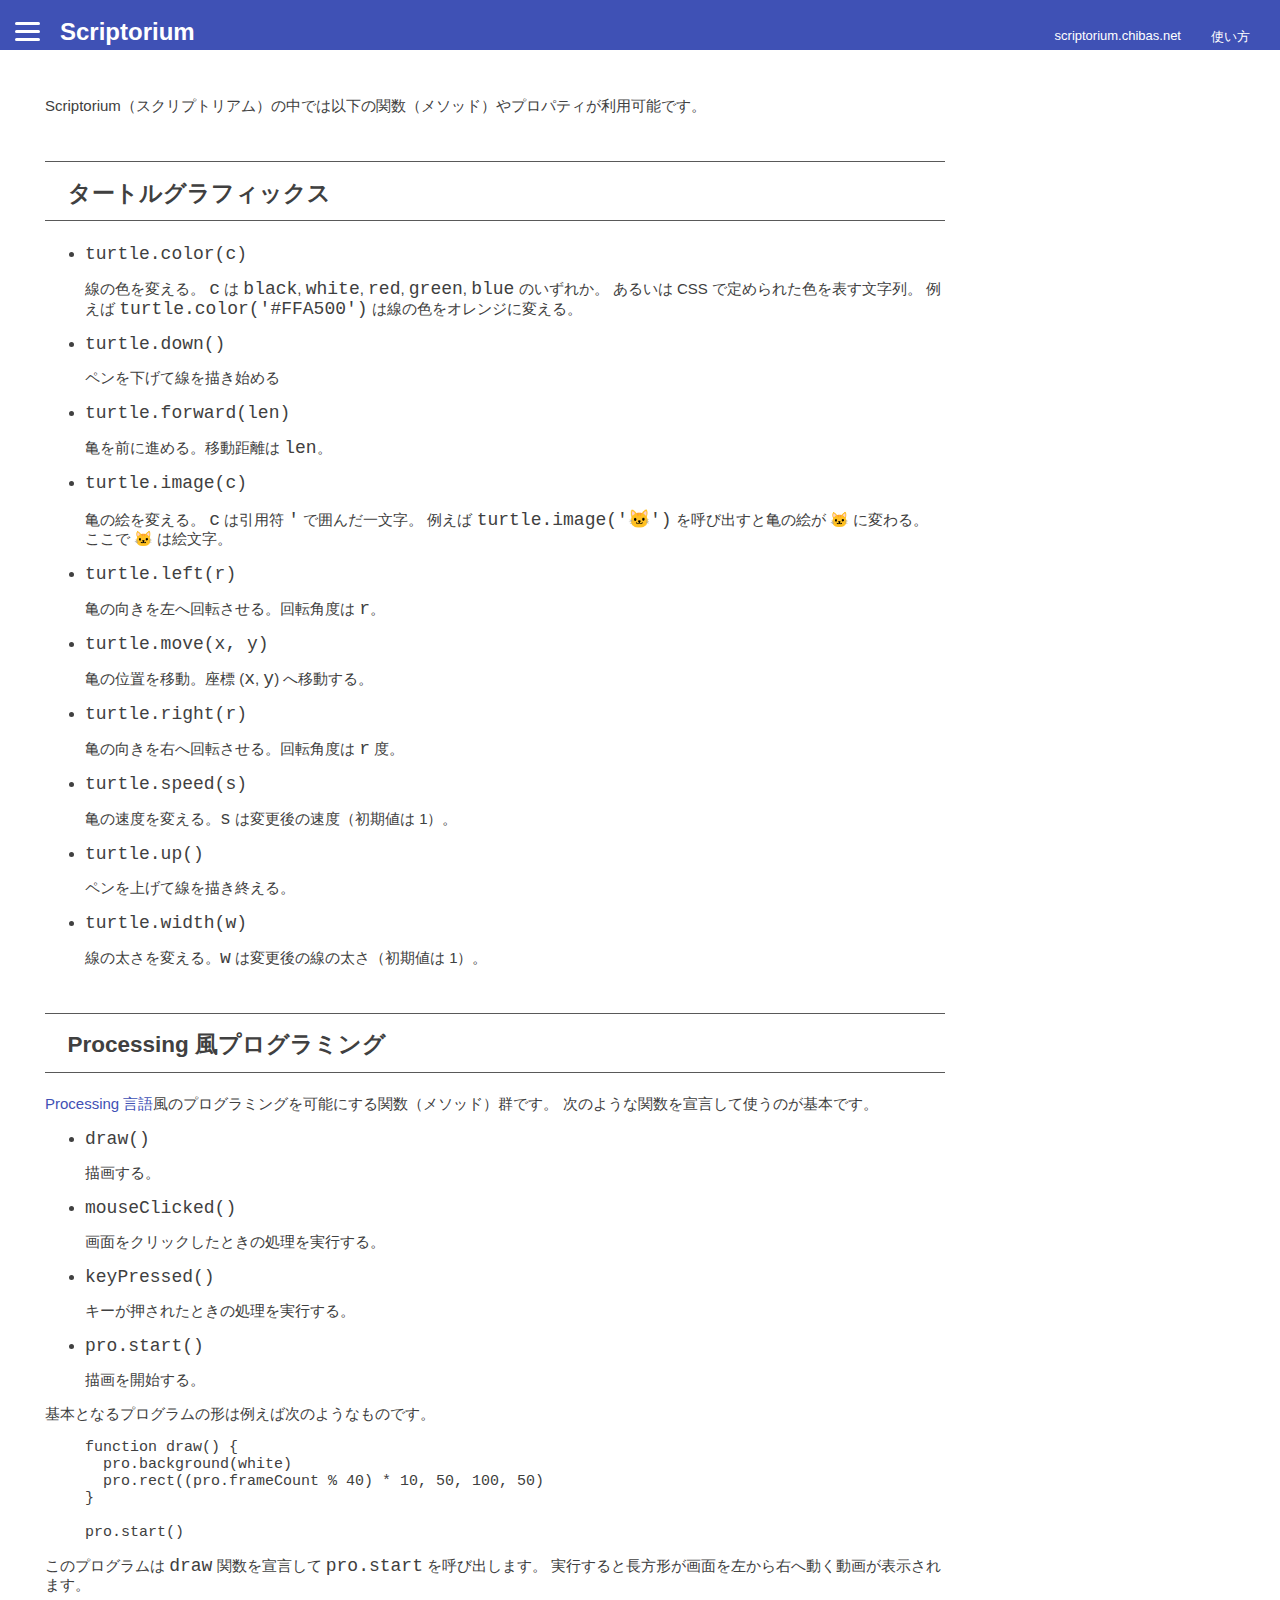
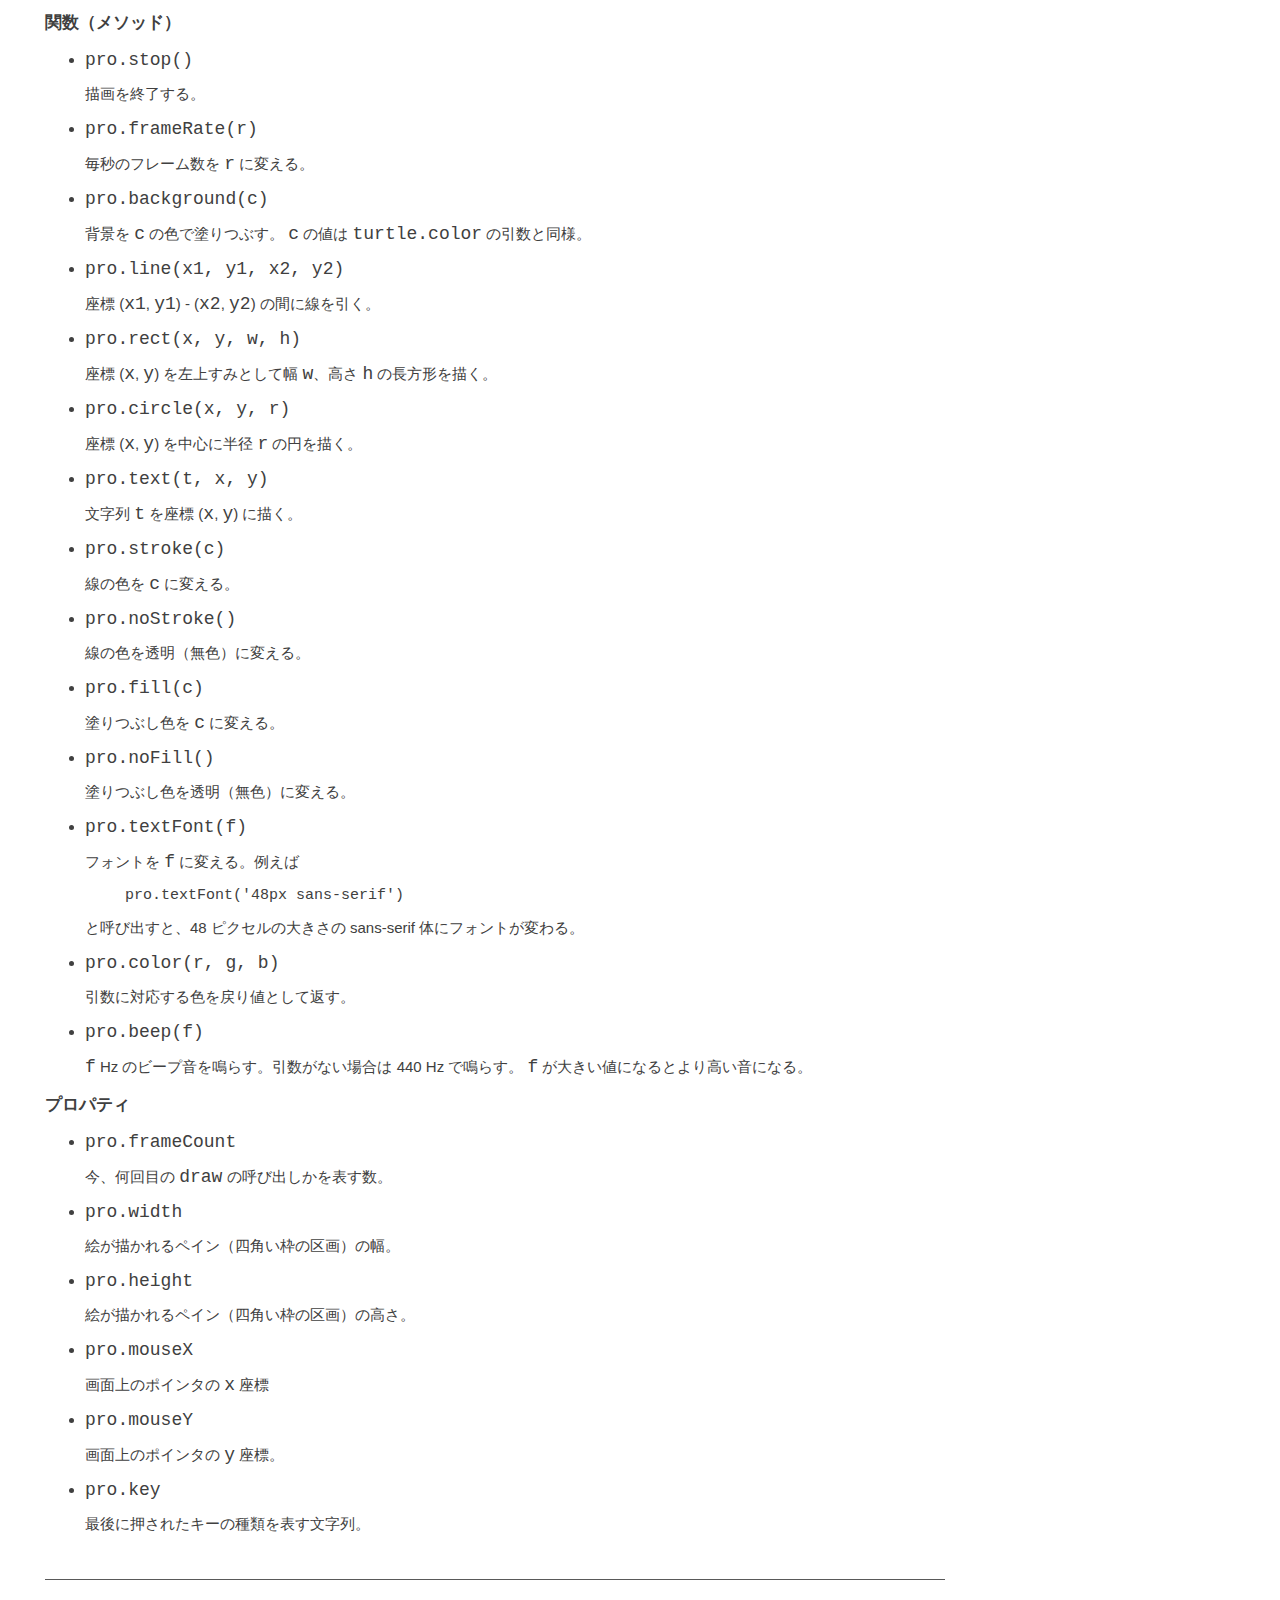
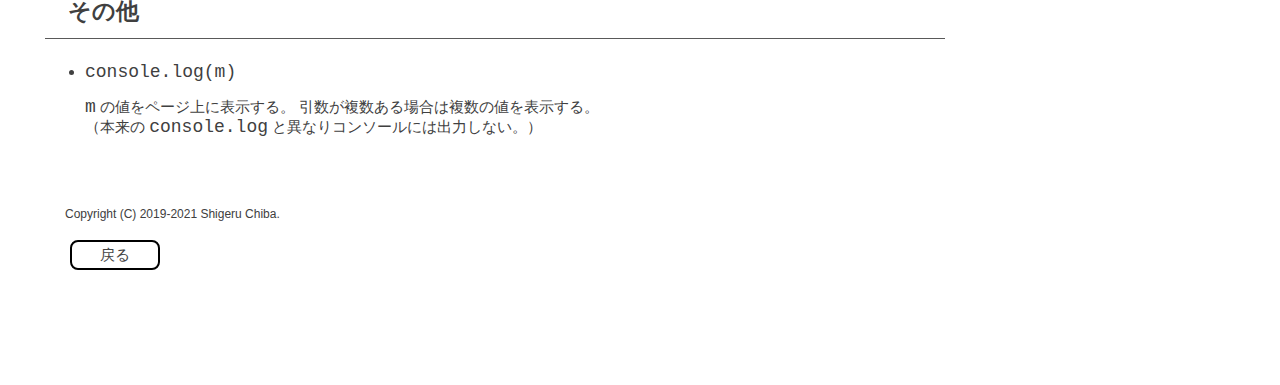
<file: api.html>
<html>
<head>
  <meta charset="UTF-8">
  <meta name="viewport" content="width=device-width,initial-scale=0.52">
  <title>Scriptorium の使い方 (API)</title>

  <link rel="apple-touch-icon" sizes="180x180" href="/icon/apple-touch-icon.png">
  <link rel="icon" type="image/png" sizes="32x32" href="/icon/favicon-32x32.png">
  <link rel="icon" type="image/png" sizes="16x16" href="/icon/favicon-16x16.png">
  <link rel="manifest" href="/icon/site.webmanifest">
  <link rel="mask-icon" href="/icon/safari-pinned-tab.svg" color="#8A8DA7">
  <meta name="msapplication-config" content="/icon/browserconfig.xml">
  <meta name="msapplication-TileColor" content="#3f51b5">
  <meta name="theme-color" content="#3f51b5">

  <link rel="stylesheet" href="scriptorium.css">
</head>
<body>
  <header>
    <br>
    <nav id="nav">
      <ul>
        <li><a href="./help.html">戻る</a></li>
      </ul>
    </nav>
    
    <div id="hmenu" onclick="toggleMenu()">
      <span class="hmenu_inner_line hmenu_inner_1" id="line1"></span>
      <span class="hmenu_inner_line hmenu_inner_2" id="line2"></span>
      <span class="hmenu_inner_line hmenu_inner_3" id="line3"></span>
    </div>
    <span id="logo">Scriptorium</span>
    <a class="logo-info" href="./help.html">使い方</a>
    <a class="logo-info" href="https://scriptorium.chibas.net">scriptorium.chibas.net</a>
  </header>

  <div class="helpdoc body-font" onclick="closeMenu()">

  <p><br></p>
  <p>Scriptorium（スクリプトリアム）の中では以下の関数（メソッド）やプロパティが利用可能です。
  </p>

  <h1>タートルグラフィックス</h1>

  <ul>
    <li><code>turtle.color(c)</code></li>
    <p>線の色を変える。 <code>c</code> は
      <code>black</code>, <code>white</code>, <code>red</code>,
      <code>green</code>, <code>blue</code> のいずれか。
      あるいは CSS で定められた色を表す文字列。
      例えば <code>turtle.color('#FFA500')</code> は線の色をオレンジに変える。
    </p>

    <li><code>turtle.down()</code></li>
    <p>ペンを下げて線を描き始める</p>

    <li><code>turtle.forward(len)</code></li>
    <p>亀を前に進める。移動距離は <code>len</code>。</p>

    <li><code>turtle.image(c)</code></li>
    <p>亀の絵を変える。
      <code>c</code> は引用符 <code>'</code> で囲んだ一文字。
      例えば <code>turtle.image('🐱')</code> を呼び出すと亀の絵が 🐱 に変わる。
      ここで 🐱 は絵文字。
    </p>

    <li><code>turtle.left(r)</code>
    <p>亀の向きを左へ回転させる。回転角度は <code>r</code>。</p>

    <li><code>turtle.move(x, y)</code></li>
    <p>亀の位置を移動。座標 (<code>x</code>, <code>y</code>) へ移動する。</p>

    <li><code>turtle.right(r)</code></li>
    <p>亀の向きを右へ回転させる。回転角度は <code>r</code> 度。</p>

    <li><code>turtle.speed(s)</code></li>
    <p>亀の速度を変える。<code>s</code> は変更後の速度（初期値は 1）。</p>

    <li><code>turtle.up()</code></li>
    <p>ペンを上げて線を描き終える。</p>

    <li><code>turtle.width(w)</code></li>
    <p>線の太さを変える。<code>w</code> は変更後の線の太さ（初期値は 1）。</p>
  </ul>

  <h1>Processing 風プログラミング</h1>

  <p><a href="https://processing.org">Processing 言語</a>風のプログラミングを可能にする関数（メソッド）群です。
  次のような関数を宣言して使うのが基本です。
  </p>

  <ul>
  <li><code>draw()</code></li> 
  <p>描画する。
  </p> 

  <li><code>mouseClicked()</code></li> 
  <p>画面をクリックしたときの処理を実行する。
  </p> 

  <li><code>keyPressed()</code></li> 
  <p>キーが押されたときの処理を実行する。
  </p> 

  <li><code>pro.start()</code></li> 
  <p> 描画を開始する。
  </p> 
  </ul>

  <p>基本となるプログラムの形は例えば次のようなものです。
<blockquote>
<pre>function draw() {
  pro.background(white)
  pro.rect((pro.frameCount % 40) * 10, 50, 100, 50)
}

pro.start()</pre></blockquote>
このプログラムは <code>draw</code> 関数を宣言して <code>pro.start</code>
を呼び出します。
実行すると長方形が画面を左から右へ動く動画が表示されます。
  </p>
  
  <h3>関数（メソッド）</h3>

  <ul>
  <li><code>pro.stop()</code></li> 
  <p>描画を終了する。
  </p> 

  <li><code>pro.frameRate(r)</code></li> 
  <p>毎秒のフレーム数を <code>r</code> に変える。
  </p> 

  <li><code>pro.background(c)</code></li> 
  <p>背景を <code>c</code> の色で塗りつぶす。
  <code>c</code> の値は <code>turtle.color</code> の引数と同様。
  </p> 

  <li><code>pro.line(x1, y1, x2, y2)</code></li> 
  <p>座標 (<code>x1</code>, <code>y1</code>) - (<code>x2</code>,
    <code>y2</code>) の間に線を引く。
  </p> 

  <li><code>pro.rect(x, y, w, h)</code></li> 
  <p>座標 (<code>x</code>, <code>y</code>) を左上すみとして幅
    <code>w</code>、高さ <code>h</code> の長方形を描く。
  </p> 

  <li><code>pro.circle(x, y, r)</code></li> 
  <p>座標 (<code>x</code>, <code>y</code>) を中心に半径 <code>r</code>
    の円を描く。
  </p> 

  <li><code>pro.text(t, x, y)</code></li> 
  <p>文字列 <code>t</code> を座標 (<code>x</code>, <code>y</code>) に描く。
  </p> 

  <li><code>pro.stroke(c)</code></li> 
  <p>線の色を <code>c</code> に変える。
  </p> 

  <li><code>pro.noStroke()</code></li> 
  <p>線の色を透明（無色）に変える。
  </p>

  <li><code>pro.fill(c)</code></li> 
  <p>塗りつぶし色を <code>c</code> に変える。
  </p>

  <li><code>pro.noFill()</code></li> 
  <p>塗りつぶし色を透明（無色）に変える。
  </p> 

  <li><code>pro.textFont(f)</code></li> 
  <p>フォントを <code>f</code> に変える。例えば
    <blockquote><pre>pro.textFont('48px sans-serif')</pre></blockquote>
    と呼び出すと、48 ピクセルの大きさの sans-serif 体にフォントが変わる。
  </p> 

  <li><code>pro.color(r, g, b)</code></li> 
  <p>引数に対応する色を戻り値として返す。
  </p>

  <li><code>pro.beep(f)</code></li> 
  <p><code>f</code> Hz のビープ音を鳴らす。引数がない場合は 440 Hz で鳴らす。
  <code>f</code> が大きい値になるとより高い音になる。
  </p>
  </ul>

  <h3>プロパティ</h3>
  <ul>
  <li><code>pro.frameCount</code></li> 
  <p>今、何回目の <code>draw</code> の呼び出しかを表す数。
  </p> 

  <li><code>pro.width</code></li>
  <p>絵が描かれるペイン（四角い枠の区画）の幅。
  </p> 

  <li><code>pro.height</code></li> 
  <p>絵が描かれるペイン（四角い枠の区画）の高さ。
  </p> 

  <li><code>pro.mouseX</code></li> 
  <p>画面上のポインタの <code>x</code> 座標
  </p> 

  <li><code>pro.mouseY</code></li> 
  <p>画面上のポインタの <code>y</code> 座標。
  </p> 

  <li><code>pro.key</code></li> 
  <p>最後に押されたキーの種類を表す文字列。
  </p>
  </ul>

  <h1>その他</h1>

  <ul>
    <li><code>console.log(m)</code></li>
    <p><code>m</code> の値をページ上に表示する。
      引数が複数ある場合は複数の値を表示する。<br>
      （本来の <code>console.log</code> と異なりコンソールには出力しない。）
    </p>
  </ul>

<footer class="body-font">
  Copyright (C) 2019-2021 Shigeru Chiba.
  <br>
  <br>
  <button class="btn-normal" onclick="document.location.href='./help.html'">戻る</button>
  <button class="btn-smallscreen" onclick="document.location.href='./help.html'">戻る</button>
</footer>

<script>
function toggleMenu() {
  document.getElementById('nav').classList.toggle('in')
  document.getElementById('hmenu').classList.toggle('in')
}

function closeMenu() {
    document.getElementById('nav').classList.remove('in')
    document.getElementById('hmenu').classList.remove('in')
}
</script>
</body>
</html>
</file>
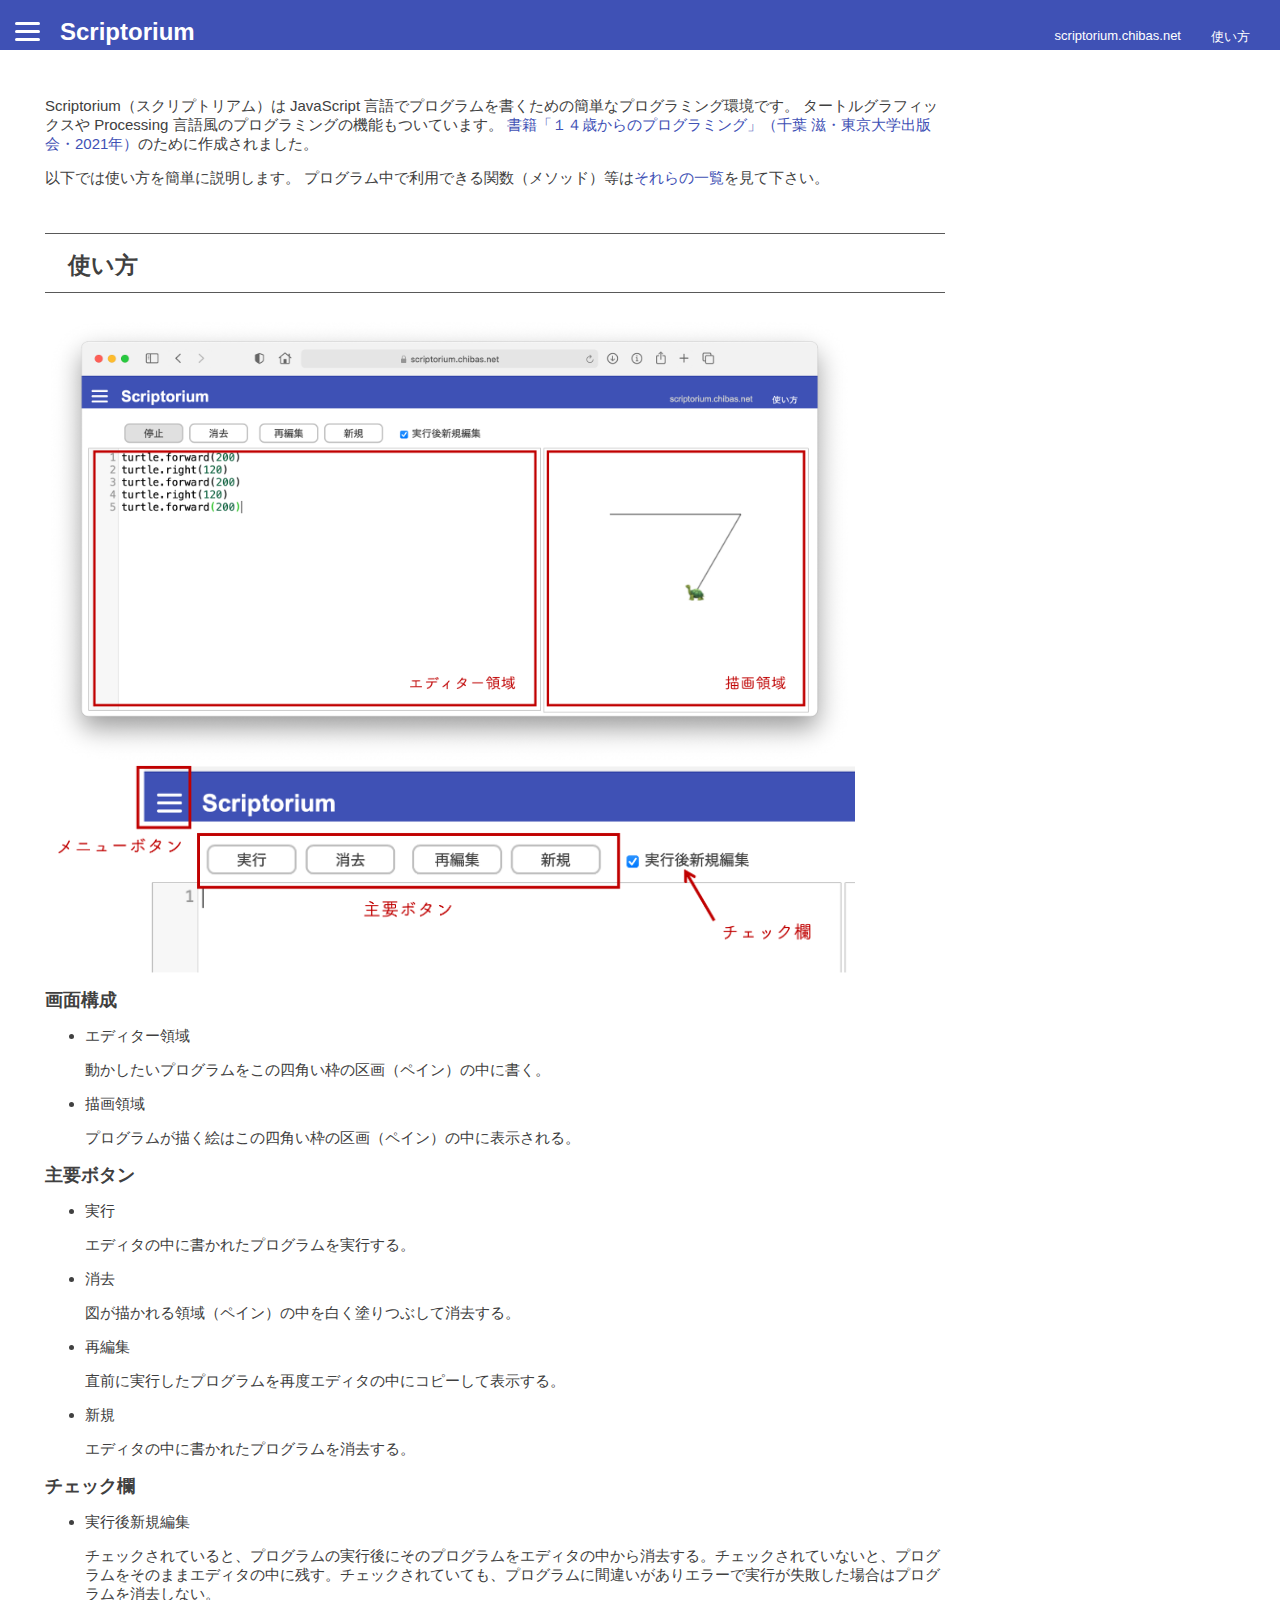
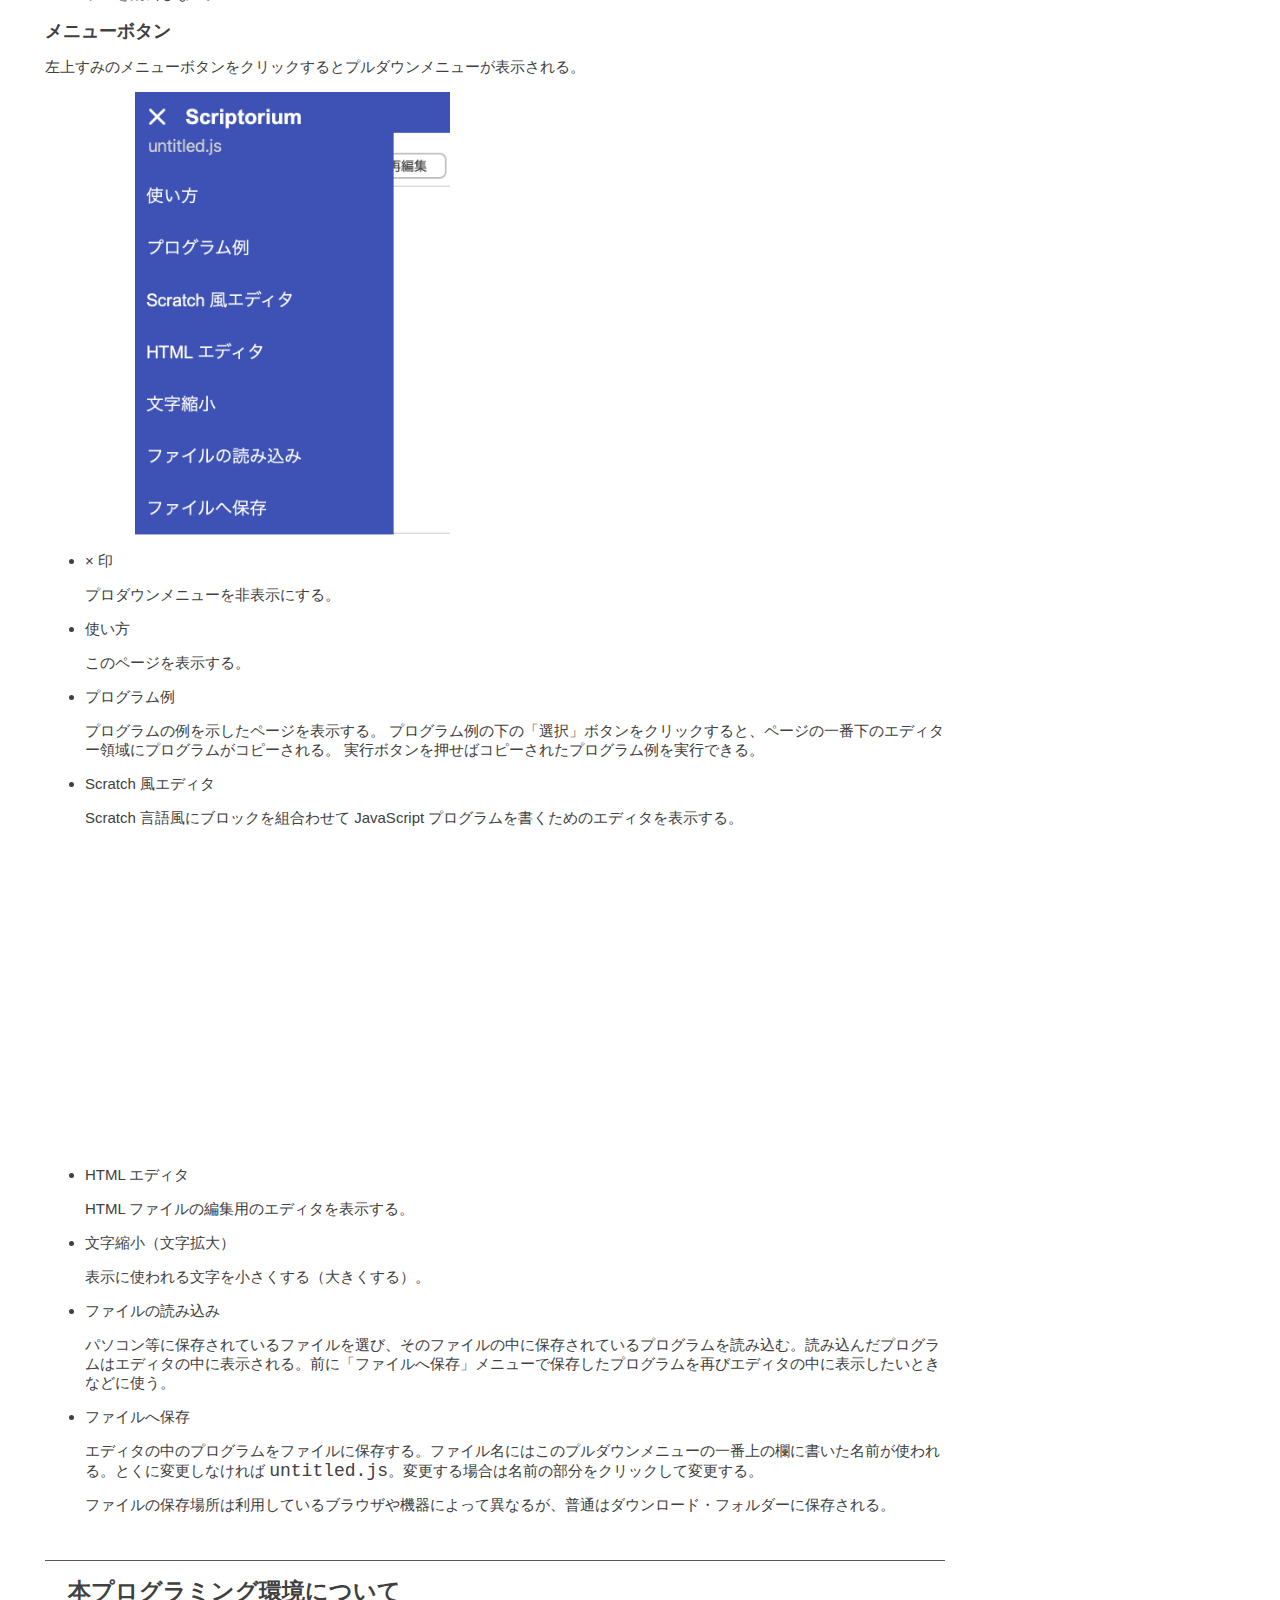
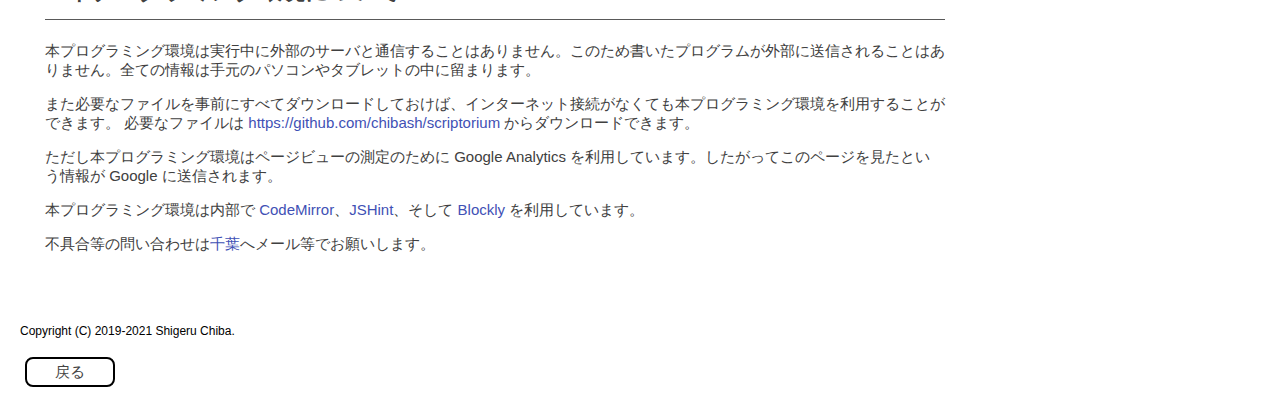
<file: help.html>
<html>
<head>
  <meta charset="UTF-8">
  <meta name="viewport" content="width=device-width,initial-scale=0.52">
  <title>Scriptorium の使い方</title>

  <link rel="apple-touch-icon" sizes="180x180" href="/icon/apple-touch-icon.png">
  <link rel="icon" type="image/png" sizes="32x32" href="/icon/favicon-32x32.png">
  <link rel="icon" type="image/png" sizes="16x16" href="/icon/favicon-16x16.png">
  <link rel="manifest" href="/icon/site.webmanifest">
  <link rel="mask-icon" href="/icon/safari-pinned-tab.svg" color="#8A8DA7">
  <meta name="msapplication-config" content="/icon/browserconfig.xml">
  <meta name="msapplication-TileColor" content="#3f51b5">
  <meta name="theme-color" content="#3f51b5">

  <link rel="stylesheet" href="scriptorium.css">

  <!-- Global site tag (gtag.js) - Google Analytics -->
  <script async src="https://www.googletagmanager.com/gtag/js?id=G-GSMVXKGXXR"></script>
  <script>
    window.dataLayer = window.dataLayer || [];
    function gtag(){dataLayer.push(arguments);}
    gtag('js', new Date());

    gtag('config', 'G-GSMVXKGXXR');
  </script>
</head>
<body>
  <header>
    <br>
    <nav id="nav">
      <ul>
        <li><a href="./index.html">戻る</a></li>
      </ul>
    </nav>
    
    <div id="hmenu" onclick="toggleMenu()">
      <span class="hmenu_inner_line hmenu_inner_1" id="line1"></span>
      <span class="hmenu_inner_line hmenu_inner_2" id="line2"></span>
      <span class="hmenu_inner_line hmenu_inner_3" id="line3"></span>
    </div>
    <span id="logo">Scriptorium</span>
    <a class="logo-info" href="./help.html">使い方</a>
    <a class="logo-info" href="https://scriptorium.chibas.net">scriptorium.chibas.net</a>
  </header>

  <div class="helpdoc body-font" onclick="closeMenu()">

  <p><br></p>
  <p>Scriptorium（スクリプトリアム）は JavaScript 言語でプログラムを書くための簡単なプログラミング環境です。
    タートルグラフィックスや Processing 言語風のプログラミングの機能もついています。
    <a href="http://www.utp.or.jp/book/b584555.html">書籍「１４歳からのプログラミング」（千葉 滋・東京大学出版会・2021年）</a>のために作成されました。
  </p>

  <p>以下では使い方を簡単に説明します。
    プログラム中で利用できる関数（メソッド）等は<a href="./api.html">それらの一覧</a>を見て下さい。
  </p>

  <h1>使い方</h1>

  <img src="./window.png" width=90%>
  <img src="./buttons.png" width=90%>

  <h2>画面構成</h2>
  <ul>
    <li>エディター領域</li>
    <p>動かしたいプログラムをこの四角い枠の区画（ペイン）の中に書く。</p>
    <li>描画領域</li>
    <p>プログラムが描く絵はこの四角い枠の区画（ペイン）の中に表示される。</p>
  </ul>

  <h2>主要ボタン</h2>
  <ul>
    <li>実行</li>
    <p>エディタの中に書かれたプログラムを実行する。</p>
    <li>消去</li>
    <p>図が描かれる領域（ペイン）の中を白く塗りつぶして消去する。</p>
    <li>再編集</li>
    <p>直前に実行したプログラムを再度エディタの中にコピーして表示する。</p>
    <li>新規</li>
    <p>エディタの中に書かれたプログラムを消去する。</p>
  </ul>

  <h2>チェック欄</h2>
  <ul>
    <li>実行後新規編集</li>
    <p>チェックされていると、プログラムの実行後にそのプログラムをエディタの中から消去する。チェックされていないと、プログラムをそのままエディタの中に残す。チェックされていても、プログラムに間違いがありエラーで実行が失敗した場合はプログラムを消去しない。</p>
  </ul>

  <h2>メニューボタン</h2>
  <p>左上すみのメニューボタンをクリックするとプルダウンメニューが表示される。</p>
  <img src="./menu.png" width=35% style="margin-left: 10%;">
  <ul>
    <li>× 印</li>
    <p>プロダウンメニューを非表示にする。</p>
    <li>使い方</li>
    <p>このページを表示する。</p>
    <li>プログラム例</li>
    <p>プログラムの例を示したページを表示する。
      プログラム例の下の「選択」ボタンをクリックすると、ページの一番下のエディター領域にプログラムがコピーされる。
      実行ボタンを押せばコピーされたプログラム例を実行できる。
    </p>
    <li>Scratch 風エディタ</li>
    <p>Scratch 言語風にブロックを組合わせて JavaScript プログラムを書くためのエディタを表示する。</p>
    <p style="margin-left: 10%; margin-top: 5%; margin-bottom: 5%;"><iframe width="448" height="252" src="https://www.youtube.com/embed/7u3k1ijsSJc" title="YouTube video player" frameborder="0" allow="accelerometer; autoplay; clipboard-write; encrypted-media; gyroscope; picture-in-picture" allowfullscreen></iframe></p>
    <li>HTML エディタ</li>
    <p>HTML ファイルの編集用のエディタを表示する。</p>
    <li>文字縮小（文字拡大）</li>
    <p>表示に使われる文字を小さくする（大きくする）。</p>
    <li>ファイルの読み込み</li>
    <p>パソコン等に保存されているファイルを選び、そのファイルの中に保存されているプログラムを読み込む。読み込んだプログラムはエディタの中に表示される。前に「ファイルへ保存」メニューで保存したプログラムを再びエディタの中に表示したいときなどに使う。</p>
    <li>ファイルへ保存</li>
    <p>エディタの中のプログラムをファイルに保存する。ファイル名にはこのプルダウンメニューの一番上の欄に書いた名前が使われる。とくに変更しなければ <code>untitled.js</code>。変更する場合は名前の部分をクリックして変更する。</p>
    <p>ファイルの保存場所は利用しているブラウザや機器によって異なるが、普通はダウンロード・フォルダーに保存される。</p>
  </ul>

  <h1>本プログラミング環境について</h1>

  <p>本プログラミング環境は実行中に外部のサーバと通信することはありません。このため書いたプログラムが外部に送信されることはありません。全ての情報は手元のパソコンやタブレットの中に留まります。</p>

  <p>また必要なファイルを事前にすべてダウンロードしておけば、インターネット接続がなくても本プログラミング環境を利用することができます。
必要なファイルは <a href="https://github.com/chibash/scriptorium">https://github.com/chibash/scriptorium</a> からダウンロードできます。</P>

  <p>ただし本プログラミング環境はページビューの測定のために Google Analytics を利用しています。したがってこのページを見たという情報が Google に送信されます。</p>

  <p>本プログラミング環境は内部で <a href="https://codemirror.net/">CodeMirror</a>、<a href="https://jshint.com">JSHint</a>、そして <a href="https://developers.google.com/blockly">Blockly</a> を利用しています。</p>

  <p>不具合等の問い合わせは<a href="https://www.csg.ci.i.u-tokyo.ac.jp">千葉</a>へメール等でお願いします。</p>
</div>

<footer class="body-font">
  Copyright (C) 2019-2021 Shigeru Chiba.
  <br>
  <br>
  <button class="btn-normal" onclick="document.location.href='./index.html'">戻る</button>
  <button class="btn-smallscreen" onclick="document.location.href='./index.html'">戻る</button>
</footer>

<script>
function toggleMenu() {
  document.getElementById('nav').classList.toggle('in')
  document.getElementById('hmenu').classList.toggle('in')
}

function closeMenu() {
    document.getElementById('nav').classList.remove('in')
    document.getElementById('hmenu').classList.remove('in')
}
</script>
</body>
</html>
</file>
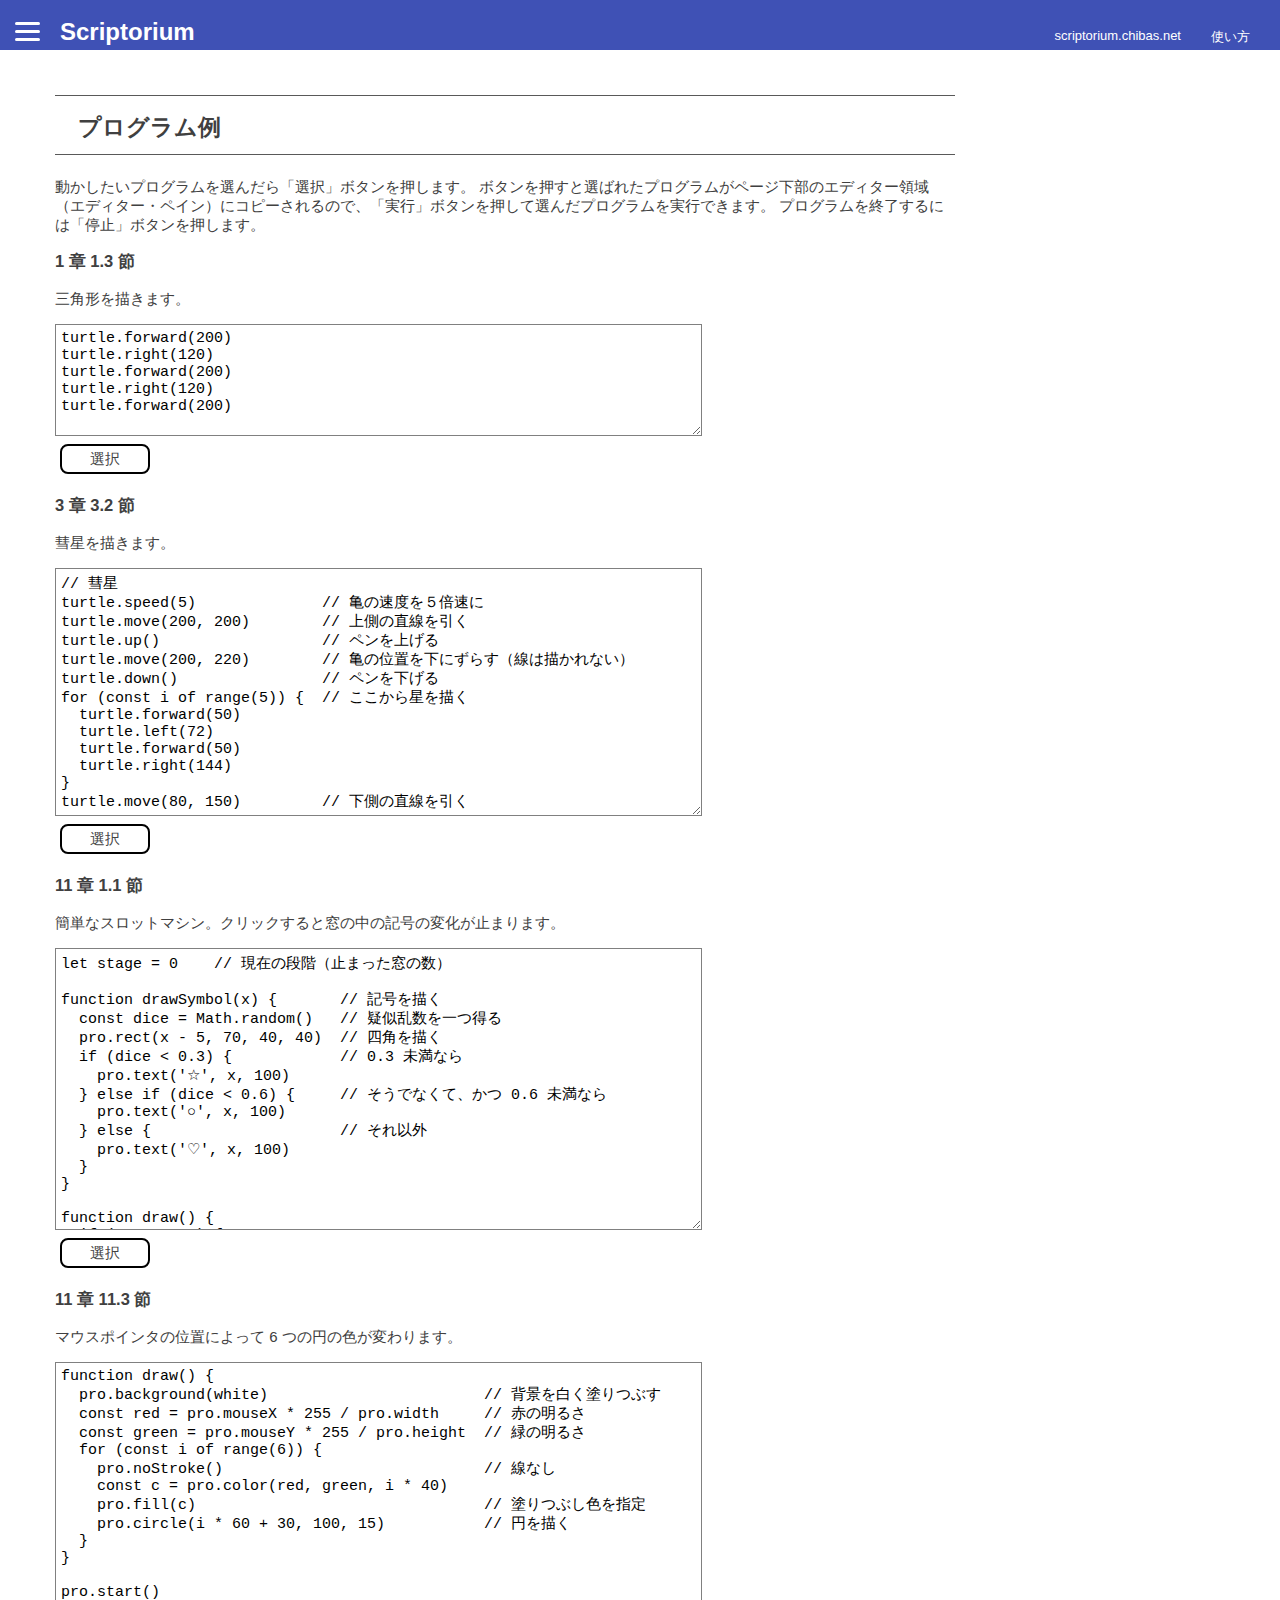
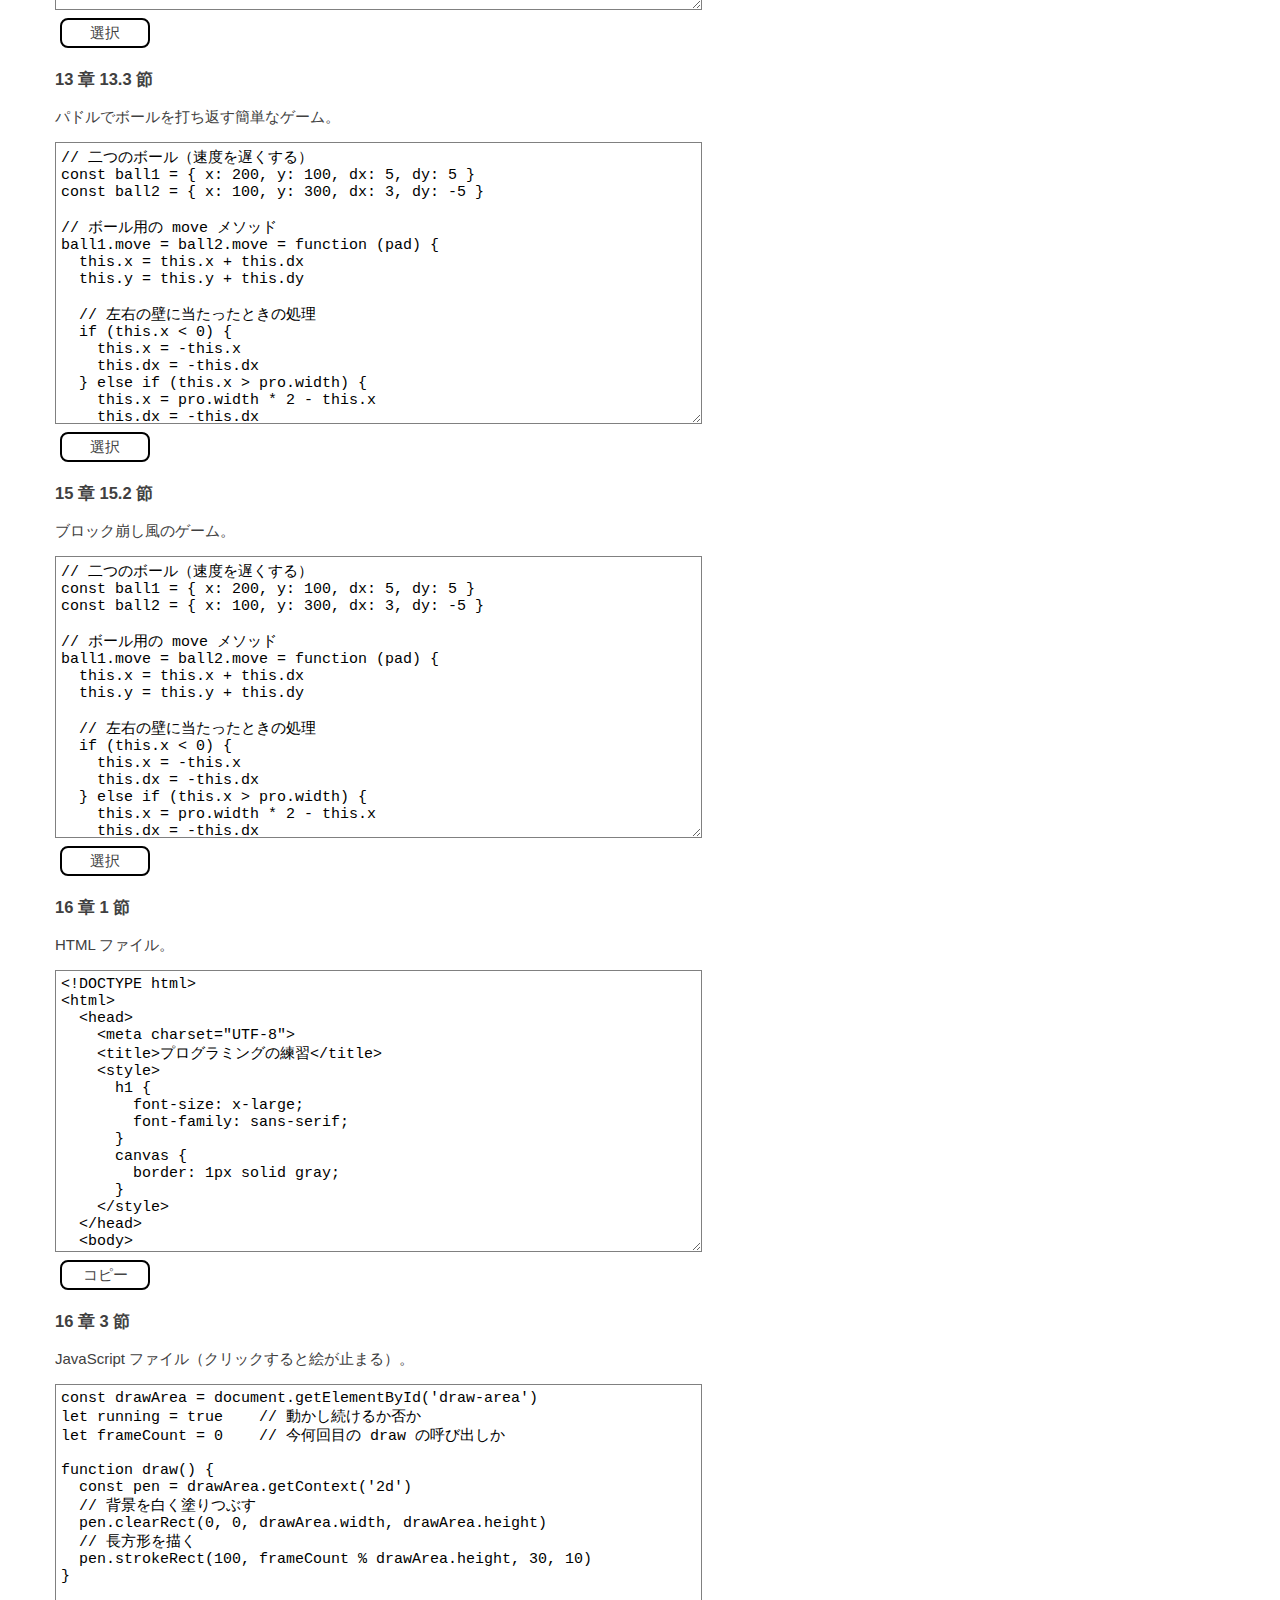
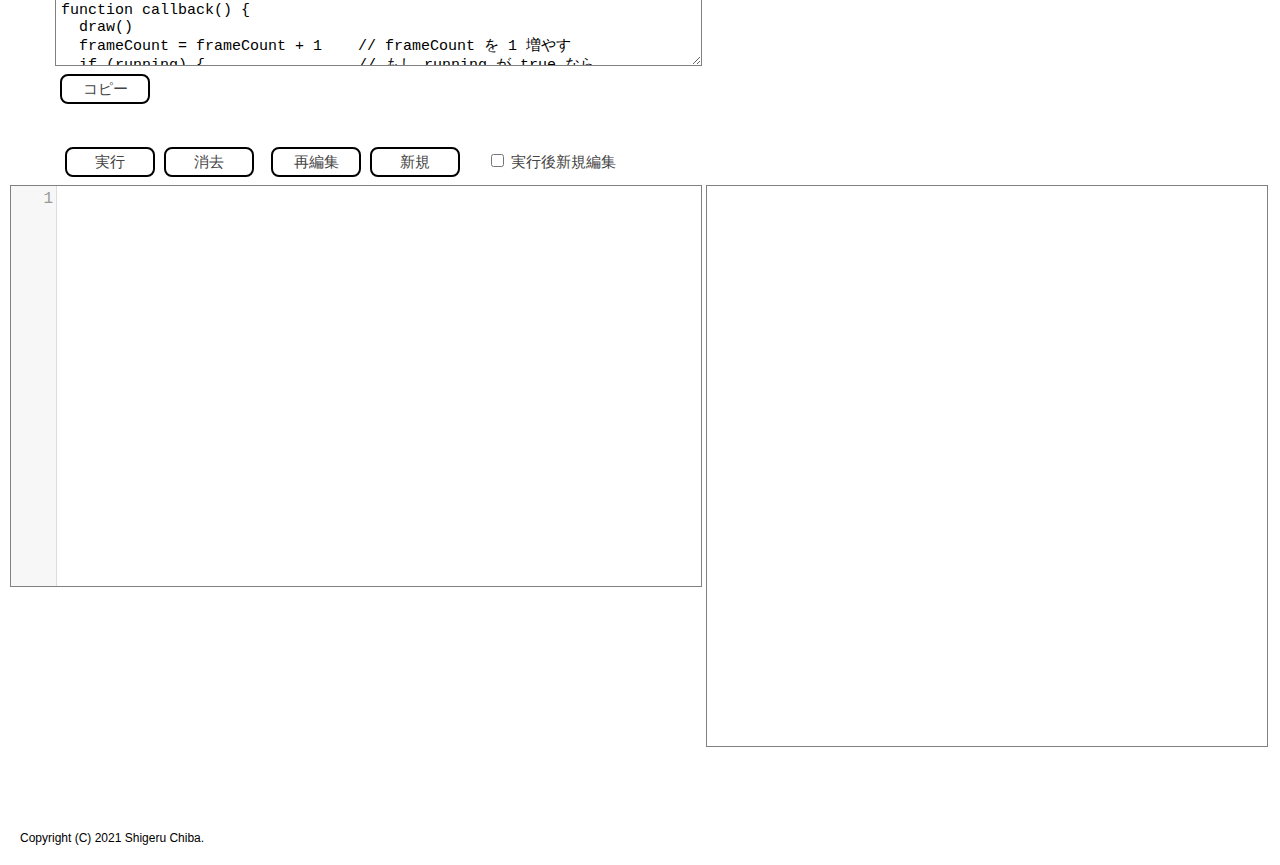
<file: samples.html>
<!DOCTYPE html>
<html>
<head>
  <meta charset="UTF-8">
  <meta name="viewport" content="width=device-width,initial-scale=0.52">
  <title>Scriptorium のプログラム例</title>

  <link rel="apple-touch-icon" sizes="180x180" href="/apple-touch-icon.png">
  <link rel="icon" type="image/png" sizes="32x32" href="/favicon-32x32.png">
  <link rel="icon" type="image/png" sizes="16x16" href="/favicon-16x16.png">
  <link rel="manifest" href="/site.webmanifest">
  <link rel="mask-icon" href="/safari-pinned-tab.svg" color="#3f51b5">
  <meta name="msapplication-config" content="/icon/browserconfig.xml">
  <meta name="msapplication-TileColor" content="#3f51b5">
  <meta name="theme-color" content="#3f51b5">

  <link rel="stylesheet" href="lib/codemirror.css">
  <link rel="stylesheet" href="addon/hint/show-hint.css">
  <link rel="stylesheet" href="addon/lint/lint.css">
  <link rel="stylesheet" href="scriptorium.css">

  <!-- Global site tag (gtag.js) - Google Analytics -->
  <script async src="https://www.googletagmanager.com/gtag/js?id=G-GSMVXKGXXR"></script>
  <script>
    window.dataLayer = window.dataLayer || [];
    function gtag(){dataLayer.push(arguments);}
    gtag('js', new Date());

    gtag('config', 'G-GSMVXKGXXR');
  </script>
</head>

<body onresize="Scriptorium.resizeCanvas()">

<header>
<br>
<nav id="nav">
  <ul>
    <li><input id="filename" spellcheck="false" type="text" value="untitled.js"></li>
    <li><a href="./help.html">使い方</a></li>
    <li><a href="texteditor.html">HTML エディタ</a></li>
    <li><a id="zoom-inout" href="#" onclick="Scriptorium.changeFontSize();">zoom out</a></li>
    <li><a href="#"><label for="filechooser">ファイルの読み込み</label></a></li>
    <li><a href="#" download="unknown.js" id="downloader">ファイルへ保存</a></li>
    <li><a href="./index.html">戻る</a></li>
  </ul>
</nav>

<div id="hmenu" onclick="Scriptorium.toggleMenu()">
  <span class="hmenu_inner_line hmenu_inner_1" id="line1"></span>
  <span class="hmenu_inner_line hmenu_inner_2" id="line2"></span>
  <span class="hmenu_inner_line hmenu_inner_3" id="line3"></span>
</div>
<span id="logo">Scriptorium</span>
<a class="logo-info" href="./help.html">使い方</a>
<a class="logo-info" href="https://scriptorium.chibas.net">scriptorium.chibas.net</a>
</header>

<input type="file" id="filechooser" style="display: none;">

<div onclick="Scriptorium.closeMenu()" style="margin-left: 10px; margin-bottom: 0px;">

<div class="helpdoc body-font">
<h1>プログラム例</h1>

<p>動かしたいプログラムを選んだら「選択」ボタンを押します。
  ボタンを押すと選ばれたプログラムがページ下部のエディター領域（エディター・ペイン）にコピーされるので、「実行」ボタンを押して選んだプログラムを実行できます。
  プログラムを終了するには「停止」ボタンを押します。
</p>

<h3>1 章 1.3 節</h3>
<p>三角形を描きます。</p>
<p><textarea id="code01">
turtle.forward(200)
turtle.right(120)
turtle.forward(200)
turtle.right(120)
turtle.forward(200)</textarea></p>

<h3>3 章 3.2 節</h3>
<p>彗星を描きます。</p>
<p><textarea id="code03">
// 彗星
turtle.speed(5)              // 亀の速度を５倍速に
turtle.move(200, 200)        // 上側の直線を引く
turtle.up()                  // ペンを上げる
turtle.move(200, 220)        // 亀の位置を下にずらす（線は描かれない）
turtle.down()                // ペンを下げる
for (const i of range(5)) {  // ここから星を描く
  turtle.forward(50)
  turtle.left(72)
  turtle.forward(50)
  turtle.right(144)
}
turtle.move(80, 150)         // 下側の直線を引く</textarea></p>

<h3>11 章 1.1 節</h3>
<p>簡単なスロットマシン。クリックすると窓の中の記号の変化が止まります。</p>
<p><textarea id="code11a">
let stage = 0    // 現在の段階（止まった窓の数）

function drawSymbol(x) {       // 記号を描く
  const dice = Math.random()   // 疑似乱数を一つ得る
  pro.rect(x - 5, 70, 40, 40)  // 四角を描く
  if (dice < 0.3) {            // 0.3 未満なら
    pro.text('☆', x, 100)
  } else if (dice < 0.6) {     // そうでなくて、かつ 0.6 未満なら
    pro.text('○', x, 100)
  } else {                     // それ以外
    pro.text('♡', x, 100)
  }
}

function draw() {
  if (stage < 1) {
    drawSymbol(50)    // 左端の窓を描き直す
  }
  if (stage < 2) {
    drawSymbol(100)   // 中央の窓を描き直す
  }
  if (stage < 3) {
    drawSymbol(150)   // 右端の窓を描き直す
  }
}

function mouseClicked() {  // クリックされたら
  stage = (stage + 1) % 4
}

pro.start()    // ゲームの開始</textarea></p>

<h3>11 章 11.3 節</h3>
<p>マウスポインタの位置によって 6 つの円の色が変わります。</p>
<p><textarea id="code11b">
function draw() {
  pro.background(white)                        // 背景を白く塗りつぶす
  const red = pro.mouseX * 255 / pro.width     // 赤の明るさ
  const green = pro.mouseY * 255 / pro.height  // 緑の明るさ
  for (const i of range(6)) {
    pro.noStroke()                             // 線なし
    const c = pro.color(red, green, i * 40)
    pro.fill(c)                                // 塗りつぶし色を指定
    pro.circle(i * 60 + 30, 100, 15)           // 円を描く
  }
}

pro.start()</textarea></p>

<h3>13 章 13.3 節</h3>
<p>パドルでボールを打ち返す簡単なゲーム。</p>
<p><textarea id="code13">
// 二つのボール（速度を遅くする）
const ball1 = { x: 200, y: 100, dx: 5, dy: 5 }
const ball2 = { x: 100, y: 300, dx: 3, dy: -5 }

// ボール用の move メソッド
ball1.move = ball2.move = function (pad) {
  this.x = this.x + this.dx
  this.y = this.y + this.dy

  // 左右の壁に当たったときの処理
  if (this.x < 0) {
    this.x = -this.x
    this.dx = -this.dx
  } else if (this.x > pro.width) {
    this.x = pro.width * 2 - this.x
    this.dx = -this.dx
  }

  if (this.y < 0) {
    // 上の壁に当たったとき
    this.y = -this.y
    this.dy = -this.dy
  } else if (this.y > pro.height - pad.height) {
    // 下の壁近くに到達したとき
    if (pad.x <= this.x && this.x <= pad.x + pad.width) {
      // パドルに当たっていれば跳ね返る
      this.y = (pro.height - pad.height) * 2 - this.y
      this.dy = -this.dy
      this.dx = this.dx + (this.x - (pad.x + pad.width/2))/5
      pro.beep()    // 音を鳴らす
    }
  }
}

// ボール用の show メソッド
ball1.show = ball2.show = function () {
  pro.circle(this.x, this.y, 5)
}

// ボール用の isOut メソッド（ボールが画面外か判定）
ball1.isOut = ball2.isOut = function () {
  return this.y > pro.height
}

// パドル
const paddle = { x: 100, dx: 10, width: 100, height: 5 }

// パドル用の move メソッド
paddle.move = function () {
  if (pro.mouseX < this.x) {
    this.x = this.x - this.dx    // パドルを左へ
  } else if (this.x + this.width < pro.mouseX) {
    this.x = this.x + this.dx    // パドルを右へ
  }
}

// パドル用の show メソッド
paddle.show = function () {
  pro.rect(this.x, pro.height - this.height,
           this.width, this.height)
}

// draw 関数の宣言
function draw() {
  pro.background(white)  // 背景を白く塗りつぶす
  paddle.move()          // パドルを動かす
  paddle.show()          // パドルを描く
  ball1.move(paddle)     // 一つ目のボールを動かす
  ball1.show()           // 一つ目のボールを描く
  ball2.move(paddle)     // 二つ目のボールを動かす
  ball2.show()           // 二つ目のボールを描く

  // ボールが下の壁を越えたら終了
  if (ball1.isOut() || ball2.isOut()) {
    pro.stop()           // プログラム終了
  }
}

pro.frameRate(20)    // 毎秒 20 フレームに設定
pro.start()          // 動画の開始</textarea></p>

<h3>15 章 15.2 節</h3>
<p>ブロック崩し風のゲーム。</p>
<p><textarea id="code15">
// 二つのボール（速度を遅くする）
const ball1 = { x: 200, y: 100, dx: 5, dy: 5 }
const ball2 = { x: 100, y: 300, dx: 3, dy: -5 }

// ボール用の move メソッド
ball1.move = ball2.move = function (pad) {
  this.x = this.x + this.dx
  this.y = this.y + this.dy

  // 左右の壁に当たったときの処理
  if (this.x < 0) {
    this.x = -this.x
    this.dx = -this.dx
  } else if (this.x > pro.width) {
    this.x = pro.width * 2 - this.x
    this.dx = -this.dx
  }

  if (this.y < 0) {
    // 上の壁に当たったとき
    this.y = -this.y
    this.dy = -this.dy
  } else if (this.y > pro.height - pad.height) {
    // 下の壁近くに到達したとき
    if (pad.x <= this.x && this.x <= pad.x + pad.width) {
      // パドルに当たっていれば跳ね返る
      this.y = (pro.height - pad.height) * 2 - this.y
      this.dy = -this.dy
      this.dx = this.dx + (this.x - (pad.x + pad.width/2))/5
      pro.beep()    // 音を鳴らす
    }
  }
}

// ボール用の show メソッド
ball1.show = ball2.show = function () {
  pro.circle(this.x, this.y, 5)
}

// ボール用の isOut メソッド（ボールが画面外か判定）
ball1.isOut = ball2.isOut = function () {
  return this.y > pro.height
}

// パドル
const paddle = { x: 100, dx: 10, width: 100, height: 5 }

// パドル用の move メソッド
paddle.move = function () {
  if (pro.mouseX < this.x) {
    this.x = this.x - this.dx    // パドルを左へ
  } else if (this.x + this.width < pro.mouseX) {
    this.x = this.x + this.dx    // パドルを右へ
  }
}

// パドル用の show メソッド
paddle.show = function () {
  pro.rect(this.x, pro.height - this.height,
           this.width, this.height)
}

// ブリックとボールの当たり判定をする hits メソッド
ball1.hits = ball2.hits = function (brk) {
  return this.hitsSide(brk, 0) ||
         this.hitsSide(brk, BRICK_HEIGHT)
}

// ブリックの辺 (side) とボールの当たり判定をする hitsSide メソッド
ball1.hitsSide = ball2.hitsSide = function (brk, yOffset) {
  return pro.crossing(this.x, this.y,
                      this.x - this.dx, this.y - this.dy,
                      brk.x, brk.y + yOffset,
                      brk.x + BRICK_WIDTH, brk.y + yOffset)
}

// ブリック
const BRICK_WIDTH = 40     // ブリックの幅
const BRICK_HEIGHT = 10    // ブリックの高さ
const allBricks = []       // 空の配列

const brickShow = function () {
  if (this.visible) {
    pro.rect(this.x, this.y, BRICK_WIDTH, BRICK_HEIGHT)
  }
}

const brickCheckHit = function (b1, b2) {
  if (this.visible) {
    if (b1.hits(this) || b2.hits(this)) {
      pro.beep(880)
      this.visible = false
    }
  }
}

for (const i of range(6)) {
  for (const j of range(3)) {
    const brick = { x: 10 + i * 60, y: 50 + j * 20,
                    visible: true }  // オブジェクトを一つ作る
    brick.show = brickShow           // brick に show メソッドを加える
    brick.checkHit = brickCheckHit   // brick に checkHit メソッドを加える
    allBricks.push(brick)            // brick を配列に加える
  }
}

function numOfBricks(bricks) {
  let sum = 0              // 変数 sum の値は最初 0
  for (const i of range(bricks.length)) {
    const b = bricks[i]
    if (b.visible) {       // まだ消えていなければ
      sum = sum + 1        // sum を 1 増やす
    }
  }
  return sum               // 最終的な sum の値が戻り値
}

// draw 関数の宣言
function draw() {
  pro.background(white)    // 背景を白く塗りつぶす
  paddle.move()            // パドルを動かす
  paddle.show()            // パドルを描く
  ball1.move(paddle)       // ball1 を動かす
  ball2.move(paddle)       // ball2 を動かす

  // どちらかのボールがブリックに当たったらブリックを消す
  for (const i of range(allBricks.length)) {
    const brick = allBricks[i]    // i 番目のブリック
    brick.checkHit(ball1, ball2)  // ボールが当たったら消す
    brick.show()                  // ブリックを描く
  }

  ball1.show()             // ball1 を描く
  ball2.show()             // ball2 を描く

  // ボールが下の壁を越えたら終了
  if (ball1.isOut() || ball2.isOut() ||
      numOfBricks(allBricks) == 0) {
    pro.stop()             // プログラムの実行終了
  }
}

pro.frameRate(20)    // 毎秒 20 フレームに設定
pro.start()          // 動画の開始</textarea></p>

<h3>16 章 1 節</h3>
<p>HTML ファイル。</p>
<p><textarea id="code16a">
<!DOCTYPE html>
<html>
  <head>
    <meta charset="UTF-8">
    <title>プログラミングの練習</title>
    <style>
      h1 {
        font-size: x-large;
        font-family: sans-serif;
      }
      canvas {
        border: 1px solid gray;
      }
    </style>
  </head>
  <body>
    <h1>JavaScript プログラム</h1>
    <canvas id="draw-area" width=600 height=600></canvas>
    <script src="program.js"></script>
  </body>
</html></textarea></p>

<h3>16 章 3 節</h3>
<p>JavaScript ファイル（クリックすると絵が止まる）。</p>
<p><textarea id="code16b">
const drawArea = document.getElementById('draw-area')
let running = true    // 動かし続けるか否か
let frameCount = 0    // 今何回目の draw の呼び出しか

function draw() {
  const pen = drawArea.getContext('2d')
  // 背景を白く塗りつぶす
  pen.clearRect(0, 0, drawArea.width, drawArea.height)
  // 長方形を描く
  pen.strokeRect(100, frameCount % drawArea.height, 30, 10)
}

function callback() {
  draw()
  frameCount = frameCount + 1    // frameCount を 1 増やす
  if (running) {                 // もし running が true なら
    window.requestAnimationFrame(callback)
  }
}

drawArea.onclick = function () {
  running = false                // プログラムを止める
}

window.requestAnimationFrame(callback)</textarea></p>

</div>

  <div id="cells">
  </div>

  <br>
  <div style="margin-left: 50px; margin-bottom: 3px;">
  <button class="btn-normal" id="run-btn1" onclick="Scriptorium.run()">実行</button>
  <button class="btn-normal" onclick="Scriptorium.reset()">消去</button>
  &nbsp;
  <button class="btn-normal" onclick="Scriptorium.yank()">再編集</button>
  <button class="btn-normal" onclick="Scriptorium.clearSource()">新規</button>
  <input type="checkbox" id="run-and-new">
  <label id="run-and-new-label" for="run-and-new">実行後新規編集</label>
  </div>

  <div style="float: left;">
   <div id="editor"></div>
   <button class="btn-smallscreen" id="run-btn2" onclick="Scriptorium.run()">実行</button>
   <button class="btn-smallscreen" onclick="Scriptorium.reset()">消去</a>
   <button class="btn-smallscreen" onclick="Scriptorium.yank()">再編集</button>
   <button class="btn-smallscreen" onclick="Scriptorium.clearSource()">新規</button>
   <br>
   <div id="output">
   </div>
  </div>

  <div style="float: left;">
  &nbsp;
  </div>

  <canvas id="canvas" width=400 height=400 tabindex=0>
  </canvas>
  <br>
  <button class="btn-smallscreen key" onclick="Scriptorium.buttonClicked('ArrowLeft')">&larr;</button>
  <button class="btn-smallscreen key" onclick="Scriptorium.buttonClicked('ArrowUp')">&uarr;</button>
  <button class="btn-smallscreen key" onclick="Scriptorium.buttonClicked('ArrowDown')">&darr;</button>
  <button class="btn-smallscreen key" onclick="Scriptorium.buttonClicked('ArrowRight')">&rarr;</button>

  <div style="clear: both;"></div>
</div>

<div id="bottom"></div>

<footer class="body-font">
  Copyright (C) 2021 Shigeru Chiba.
</footer>

<script src="lib/codemirror.js"></script>
<script src="mode/javascript/javascript.js"></script>
<script src="addon/edit/matchbrackets.js"></script>
<script src="addon/hint/show-hint.js"></script>
<script src="addon/hint/javascript-hint.js"></script>
<script src="keymap/emacs.js"></script>
<script src="./jshint.js"></script>
<script src="addon/lint/lint.js"></script>
<script src="addon/lint/javascript-lint.js"></script>


<script src="./scriptorium.js"></script>
<script src="./processing.js"></script>
<script src="./turtle.js"></script>
<script src="./messages.js"></script>

<script src="./samples.js"></script>
</body>
</html>
</file>
<file: scriptorium.css>
body {
    margin: 0;
    font-size: 16px;
}

.small-font {
    font-size: 13px;
}

header {
    width: 100%;
    height: 50px;
    background-color: #3F51B5;
    color: white;
    font-size: 16px;
}

#logo {
    font-family: 'Arial', sans-serif;
    font-size: 24px;
    font-weight: bold;
    padding-left: 60px;
    padding-top: 18px;
    text-decoration: none;
}

#logo:visited, #logo:link {
    text-decoration: none;
    color: white;
}

.logo-info {
    font-family: 'Arial', sans-serif;
    font-size: 13px;
    float: right;
    padding-top: 10px;
    padding-right: 30px;
    color: white;
    text-decoration: none;
}

a.logo-info:link {
    color: white;
    text-decoration: none;
}

a.logo-info:hover {
    text-decoration: underline;
}

a.logo-info:visited {
    color: #d0d0d0;
    text-decoration: none;
}

/* hamburger menu */
#hmenu {
    width: 30px;
    height: 30px;
    position: absolute;
    top: 22px;
    left: 15px;
    cursor: pointer;
    display: block;
}

.hmenu_inner_line {
    display: block;
    width: 25px;
    height: 3px;
    background: white;
    border-radius: 40px;
    position: absolute;
    transition: .3s;
}

.hmenu_inner_1 {
    top: 0;
}

.hmenu_inner_2 {
    top: 8px;
}

.hmenu_inner_3 {
    top: 16px;
}

#hmenu.in > .hmenu_inner_1 {
    top: 8px;
    transform: rotate(45deg);
}

#hmenu.in > .hmenu_inner_2 {
    opacity: 0;
}

#hmenu.in > .hmenu_inner_3 {
    top: 8px;
    transform: rotate(-45deg);
}

/* menu list */

#nav {
    position: absolute;
    z-index: 10;
    top: 50px;
    left: -300px;
    width: 300px;
    padding: 0;
    background: #3F51B5;
    transition: .3s;
}

#nav.in {
    transform: translateX(100%);
}

#nav ul {
    margin: 0;
    padding: 0;
}

#nav ul li {
    list-style-type: none;
    font-size: 20px;
    font-family: 'Arial', sans-serif;
}

#nav input {
    font-size: 20px;
    color: #d0d0d0;
    background: #3F51B5;
    border: 0;
    padding-left: 15px;
    padding-right: 1px;
    padding-top: 5px;
    padding-bottom: 11px;
    width: 250px;
    margin: 2px;
}

#nav input:focus {
    outline: 0 white solid;
}

#nav label {
    padding: 0px;
}

#nav a {
    display: block;
    text-decoration: none;
    color: white;
    padding: 15px;
}

#nav li a:hover {
    color: #ffffff;
    background: #293575;
    border-bottom: none;
}

div#cells {
    font-family: Menlo, Monaco, Consolas, 'Courier New', monospace;
    margin-left: 45px;
}

div#output {
    font-family: Menlo, Monaco, Consolas, 'Courier New', monospace;
    margin-left: 30px;
    margin-bottom: 10px;
}

.codebox {
    padding: 5px;
    width: 635px;
    border: 1px solid gray;
    font-family: Menlo, Monaco, Consolas, 'Courier New', monospace;
    font-size: 15px;
    overflow: scroll;
    max-height: 600px;
}

/* for Chrome */
.codebox::-webkit-scrollbar {
    display:none;
}

.codebox:focus {
    outline: 0px solid gray;
}

button.btn-smallscreen {
    display: none;
    font-family: 'Hiragino Sans', 'Meiryo', sans-serif;
}

button.btn-normal {
    font-size: 15px;
    font-family: 'Hiragino Sans', 'Meiryo', sans-serif;
    color: #444444;
    text-decoration: none;
    background-color: white;
    border-radius: 8px;
    border-style: solid;
    transition: .4s;
    touch-action: manipulation;

    width: 6em;
    height: 2em;
    margin: 5px 0 5px 5px;
    padding: 0.2em 1em 0.1em;
    text-align: center;
}

button.btn-normal:hover {
    background-color: #e0e0e0;
}

input#run-and-new {
    margin-left: 2em;
}

label#run-and-new-label {
    font-size: 15px;
    font-family: 'Hiragino Sans', 'Meiryo', sans-serif;
    color: #444444;
}

div#editor {
    width: 690px;
    border: 1px solid gray;
}

.CodeMirror {
    font-family: Menlo, Monaco, Consolas, 'Courier New', monospace;
}

canvas#canvas {
    background-color: white;
    border: 1px solid gray;
    touch-action: manipulation;
}

canvas#canvas:focus {
    outline: 1px solid lightgray;
}

div#bottom {
    height: 10px;
}

/* for samples.html and help.html */

.body-font {
    font-family: 'Hiragino Sans', 'Meiryo', sans-serif;
}

.helpdoc {
    margin-left: 45px;
    margin-right: 30px;
    font-size: 15px;
    max-width: 900px;
    color: #404040;
}

.helpdoc a {
    color: #3F51B5;
    text-decoration: none;
}

.helpdoc a:visited {
    color: #3F51B5;
}

.codebox-size {
    min-width: 635px;
    min-height: 90px;
}

h1 {
    font-size: 1.5em;
    border-top: 1px solid #595959;
    border-bottom: 1px solid #595959;
    padding: .7em 1em .5em;
    margin-top: 2em;
    margin-bottom: 1em;
}

h2 {
    font-size: 1.2em;
}

h3 {
    font-size: 1.1em;
}

code {
    font-size: 1.2em;
}

footer {
    font-size: 12px;
    padding-top: 50px;
    margin: 20px;
}

@media (-webkit-min-device-pixel-ratio: 2), (min-resolution: 192dpi) {
    .codebox {
        border: .5px solid gray;
    }

    div#editor {
        border: .5px solid gray;
    }

    canvas#canvas {
        border: .5px solid gray;
    }
}

@media screen and (max-width: 900px) {
    .helpdoc {
        font-size: 24px;
    }

    header {
        height: 100px;
    }

    #logo {
        font-size: 48px;
        padding-top: 36px;
    }

    #logo-info {
        font-size: 20px;
        padding-top: 25px;
        padding-right: 30px;
    }

    #hmenu {
        top: 32px;
    }

    .hmenu_inner_line {
        width: 30px;
        height: 5px;
    }

    .hmenu_inner_1 {
        top: 0;
    }

    .hmenu_inner_2 {
        top: 12px;
    }

    .hmenu_inner_3 {
        top: 24px;
    }

    #nav {
        top: 100px;
    }

    .codebox {
        border: 2px solid gray;
    }

    button.btn-normal {
        display: none;
    }
 
    label#run-and-new-label {
        font-size: 20px;
    }

    input#run-and-new {
        display: none;
    }

    label#run-and-new-label::before {
        width: 24px;
        height: 20px;
        content: '';
        display: inline-block;
    }

    input#run-and-new:checked + label#run-and-new-label::before {
        color: #303F9F;
        content: '\2713';
    }

    div#editor {
        border: 2px solid gray;
    }

    button.btn-smallscreen {
        display: inline-block;
        width: 5.3em;
        height: 2em;
        margin: 10px 0 10px 10px;
        padding: 0.3em 1em;
        text-decoration: none;
        text-align: center;
        font-family: sans-serif;
        font-size: 30px;
        font-weight: bold;
        color: white;
        background-color: #303F9F;
        border-radius: 15px 15px 15px 15px;
        border-style: none;
        transition: .4s;
        touch-action: manipulation;
    }

    button.key {
        width: 2em;
        padding: 0.3em 0.3em;
    }

    canvas#canvas {
        border: 2px solid gray;
    }

    footer {
        font-size: 18px;
    }
}
</file>
<file: lib/codemirror.css>
/* BASICS */

.CodeMirror {
  /* Set height, width, borders, and global font properties here */
  font-family: monospace;
  height: 300px;
  color: black;
  direction: ltr;
}

/* PADDING */

.CodeMirror-lines {
  padding: 4px 0; /* Vertical padding around content */
}
.CodeMirror pre.CodeMirror-line,
.CodeMirror pre.CodeMirror-line-like {
  padding: 0 4px; /* Horizontal padding of content */
}

.CodeMirror-scrollbar-filler, .CodeMirror-gutter-filler {
  background-color: white; /* The little square between H and V scrollbars */
}

/* GUTTER */

.CodeMirror-gutters {
  border-right: 1px solid #ddd;
  background-color: #f7f7f7;
  white-space: nowrap;
}
.CodeMirror-linenumbers {}
.CodeMirror-linenumber {
  padding: 0 3px 0 5px;
  min-width: 20px;
  text-align: right;
  color: #999;
  white-space: nowrap;
}

.CodeMirror-guttermarker { color: black; }
.CodeMirror-guttermarker-subtle { color: #999; }

/* CURSOR */

.CodeMirror-cursor {
  border-left: 1px solid black;
  border-right: none;
  width: 0;
}
/* Shown when moving in bi-directional text */
.CodeMirror div.CodeMirror-secondarycursor {
  border-left: 1px solid silver;
}
.cm-fat-cursor .CodeMirror-cursor {
  width: auto;
  border: 0 !important;
  background: #7e7;
}
.cm-fat-cursor div.CodeMirror-cursors {
  z-index: 1;
}
.cm-fat-cursor-mark {
  background-color: rgba(20, 255, 20, 0.5);
  -webkit-animation: blink 1.06s steps(1) infinite;
  -moz-animation: blink 1.06s steps(1) infinite;
  animation: blink 1.06s steps(1) infinite;
}
.cm-animate-fat-cursor {
  width: auto;
  border: 0;
  -webkit-animation: blink 1.06s steps(1) infinite;
  -moz-animation: blink 1.06s steps(1) infinite;
  animation: blink 1.06s steps(1) infinite;
  background-color: #7e7;
}
@-moz-keyframes blink {
  0% {}
  50% { background-color: transparent; }
  100% {}
}
@-webkit-keyframes blink {
  0% {}
  50% { background-color: transparent; }
  100% {}
}
@keyframes blink {
  0% {}
  50% { background-color: transparent; }
  100% {}
}

/* Can style cursor different in overwrite (non-insert) mode */
.CodeMirror-overwrite .CodeMirror-cursor {}

.cm-tab { display: inline-block; text-decoration: inherit; }

.CodeMirror-rulers {
  position: absolute;
  left: 0; right: 0; top: -50px; bottom: 0;
  overflow: hidden;
}
.CodeMirror-ruler {
  border-left: 1px solid #ccc;
  top: 0; bottom: 0;
  position: absolute;
}

/* DEFAULT THEME */

.cm-s-default .cm-header {color: blue;}
.cm-s-default .cm-quote {color: #090;}
.cm-negative {color: #d44;}
.cm-positive {color: #292;}
.cm-header, .cm-strong {font-weight: bold;}
.cm-em {font-style: italic;}
.cm-link {text-decoration: underline;}
.cm-strikethrough {text-decoration: line-through;}

.cm-s-default .cm-keyword {color: #708;}
.cm-s-default .cm-atom {color: #219;}
.cm-s-default .cm-number {color: #164;}
.cm-s-default .cm-def {color: #00f;}
.cm-s-default .cm-variable,
.cm-s-default .cm-punctuation,
.cm-s-default .cm-property,
.cm-s-default .cm-operator {}
.cm-s-default .cm-variable-2 {color: #05a;}
.cm-s-default .cm-variable-3, .cm-s-default .cm-type {color: #085;}
.cm-s-default .cm-comment {color: #a50;}
.cm-s-default .cm-string {color: #a11;}
.cm-s-default .cm-string-2 {color: #f50;}
.cm-s-default .cm-meta {color: #555;}
.cm-s-default .cm-qualifier {color: #555;}
.cm-s-default .cm-builtin {color: #30a;}
.cm-s-default .cm-bracket {color: #997;}
.cm-s-default .cm-tag {color: #170;}
.cm-s-default .cm-attribute {color: #00c;}
.cm-s-default .cm-hr {color: #999;}
.cm-s-default .cm-link {color: #00c;}

.cm-s-default .cm-error {color: #f00;}
.cm-invalidchar {color: #f00;}

.CodeMirror-composing { border-bottom: 2px solid; }

/* Default styles for common addons */

div.CodeMirror span.CodeMirror-matchingbracket {color: #0b0;}
div.CodeMirror span.CodeMirror-nonmatchingbracket {color: #a22;}
.CodeMirror-matchingtag { background: rgba(255, 150, 0, .3); }
.CodeMirror-activeline-background {background: #e8f2ff;}

/* STOP */

/* The rest of this file contains styles related to the mechanics of
   the editor. You probably shouldn't touch them. */

.CodeMirror {
  position: relative;
  overflow: hidden;
  background: white;
}

.CodeMirror-scroll {
  overflow: scroll !important; /* Things will break if this is overridden */
  /* 30px is the magic margin used to hide the element's real scrollbars */
  /* See overflow: hidden in .CodeMirror */
  margin-bottom: -30px; margin-right: -30px;
  padding-bottom: 30px;
  height: 100%;
  outline: none; /* Prevent dragging from highlighting the element */
  position: relative;
}
.CodeMirror-sizer {
  position: relative;
  border-right: 30px solid transparent;
}

/* The fake, visible scrollbars. Used to force redraw during scrolling
   before actual scrolling happens, thus preventing shaking and
   flickering artifacts. */
.CodeMirror-vscrollbar, .CodeMirror-hscrollbar, .CodeMirror-scrollbar-filler, .CodeMirror-gutter-filler {
  position: absolute;
  z-index: 6;
  display: none;
}
.CodeMirror-vscrollbar {
  right: 0; top: 0;
  overflow-x: hidden;
  overflow-y: scroll;
}
.CodeMirror-hscrollbar {
  bottom: 0; left: 0;
  overflow-y: hidden;
  overflow-x: scroll;
}
.CodeMirror-scrollbar-filler {
  right: 0; bottom: 0;
}
.CodeMirror-gutter-filler {
  left: 0; bottom: 0;
}

.CodeMirror-gutters {
  position: absolute; left: 0; top: 0;
  min-height: 100%;
  z-index: 3;
}
.CodeMirror-gutter {
  white-space: normal;
  height: 100%;
  display: inline-block;
  vertical-align: top;
  margin-bottom: -30px;
}
.CodeMirror-gutter-wrapper {
  position: absolute;
  z-index: 4;
  background: none !important;
  border: none !important;
}
.CodeMirror-gutter-background {
  position: absolute;
  top: 0; bottom: 0;
  z-index: 4;
}
.CodeMirror-gutter-elt {
  position: absolute;
  cursor: default;
  z-index: 4;
}
.CodeMirror-gutter-wrapper ::selection { background-color: transparent }
.CodeMirror-gutter-wrapper ::-moz-selection { background-color: transparent }

.CodeMirror-lines {
  cursor: text;
  min-height: 1px; /* prevents collapsing before first draw */
}
.CodeMirror pre.CodeMirror-line,
.CodeMirror pre.CodeMirror-line-like {
  /* Reset some styles that the rest of the page might have set */
  -moz-border-radius: 0; -webkit-border-radius: 0; border-radius: 0;
  border-width: 0;
  background: transparent;
  font-family: inherit;
  font-size: inherit;
  margin: 0;
  white-space: pre;
  word-wrap: normal;
  line-height: inherit;
  color: inherit;
  z-index: 2;
  position: relative;
  overflow: visible;
  -webkit-tap-highlight-color: transparent;
  -webkit-font-variant-ligatures: contextual;
  font-variant-ligatures: contextual;
}
.CodeMirror-wrap pre.CodeMirror-line,
.CodeMirror-wrap pre.CodeMirror-line-like {
  word-wrap: break-word;
  white-space: pre-wrap;
  word-break: normal;
}

.CodeMirror-linebackground {
  position: absolute;
  left: 0; right: 0; top: 0; bottom: 0;
  z-index: 0;
}

.CodeMirror-linewidget {
  position: relative;
  z-index: 2;
  padding: 0.1px; /* Force widget margins to stay inside of the container */
}

.CodeMirror-widget {}

.CodeMirror-rtl pre { direction: rtl; }

.CodeMirror-code {
  outline: none;
}

/* Force content-box sizing for the elements where we expect it */
.CodeMirror-scroll,
.CodeMirror-sizer,
.CodeMirror-gutter,
.CodeMirror-gutters,
.CodeMirror-linenumber {
  -moz-box-sizing: content-box;
  box-sizing: content-box;
}

.CodeMirror-measure {
  position: absolute;
  width: 100%;
  height: 0;
  overflow: hidden;
  visibility: hidden;
}

.CodeMirror-cursor {
  position: absolute;
  pointer-events: none;
}
.CodeMirror-measure pre { position: static; }

div.CodeMirror-cursors {
  visibility: hidden;
  position: relative;
  z-index: 3;
}
div.CodeMirror-dragcursors {
  visibility: visible;
}

.CodeMirror-focused div.CodeMirror-cursors {
  visibility: visible;
}

.CodeMirror-selected { background: #d9d9d9; }
.CodeMirror-focused .CodeMirror-selected { background: #d7d4f0; }
.CodeMirror-crosshair { cursor: crosshair; }
.CodeMirror-line::selection, .CodeMirror-line > span::selection, .CodeMirror-line > span > span::selection { background: #d7d4f0; }
.CodeMirror-line::-moz-selection, .CodeMirror-line > span::-moz-selection, .CodeMirror-line > span > span::-moz-selection { background: #d7d4f0; }

.cm-searching {
  background-color: #ffa;
  background-color: rgba(255, 255, 0, .4);
}

/* Used to force a border model for a node */
.cm-force-border { padding-right: .1px; }

@media print {
  /* Hide the cursor when printing */
  .CodeMirror div.CodeMirror-cursors {
    visibility: hidden;
  }
}

/* See issue #2901 */
.cm-tab-wrap-hack:after { content: ''; }

/* Help users use markselection to safely style text background */
span.CodeMirror-selectedtext { background: none; }
</file>
<file: addon/hint/show-hint.css>
.CodeMirror-hints {
  position: absolute;
  z-index: 10;
  overflow: hidden;
  list-style: none;

  margin: 0;
  padding: 2px;

  -webkit-box-shadow: 2px 3px 5px rgba(0,0,0,.2);
  -moz-box-shadow: 2px 3px 5px rgba(0,0,0,.2);
  box-shadow: 2px 3px 5px rgba(0,0,0,.2);
  border-radius: 3px;
  border: 1px solid silver;

  background: white;
  font-size: 90%;
  font-family: monospace;

  max-height: 20em;
  overflow-y: auto;
}

.CodeMirror-hint {
  margin: 0;
  padding: 0 4px;
  border-radius: 2px;
  white-space: pre;
  color: black;
  cursor: pointer;
}

li.CodeMirror-hint-active {
  background: #08f;
  color: white;
}
</file>
<file: addon/lint/lint.css>
/* The lint marker gutter */
.CodeMirror-lint-markers {
  width: 16px;
}

.CodeMirror-lint-tooltip {
  background-color: #ffd;
  border: 1px solid black;
  border-radius: 4px 4px 4px 4px;
  color: black;
  font-family: monospace;
  font-size: 10pt;
  overflow: hidden;
  padding: 2px 5px;
  position: fixed;
  white-space: pre;
  white-space: pre-wrap;
  z-index: 100;
  max-width: 600px;
  opacity: 0;
  transition: opacity .4s;
  -moz-transition: opacity .4s;
  -webkit-transition: opacity .4s;
  -o-transition: opacity .4s;
  -ms-transition: opacity .4s;
}

.CodeMirror-lint-mark-error, .CodeMirror-lint-mark-warning {
  background-position: left bottom;
  background-repeat: repeat-x;
}

.CodeMirror-lint-mark-error {
  background-image:
  url("[data-uri]")
  ;
}

.CodeMirror-lint-mark-warning {
  background-image: url("[data-uri]");
}

.CodeMirror-lint-marker-error, .CodeMirror-lint-marker-warning {
  background-position: center center;
  background-repeat: no-repeat;
  cursor: pointer;
  display: inline-block;
  height: 16px;
  width: 16px;
  vertical-align: middle;
  position: relative;
}

.CodeMirror-lint-message-error, .CodeMirror-lint-message-warning {
  padding-left: 18px;
  background-position: top left;
  background-repeat: no-repeat;
}

.CodeMirror-lint-marker-error, .CodeMirror-lint-message-error {
  background-image: url("[data-uri]");
}

.CodeMirror-lint-marker-warning, .CodeMirror-lint-message-warning {
  background-image: url("[data-uri]");
}

.CodeMirror-lint-marker-multiple {
  background-image: url("[data-uri]");
  background-repeat: no-repeat;
  background-position: right bottom;
  width: 100%; height: 100%;
}
</file>
